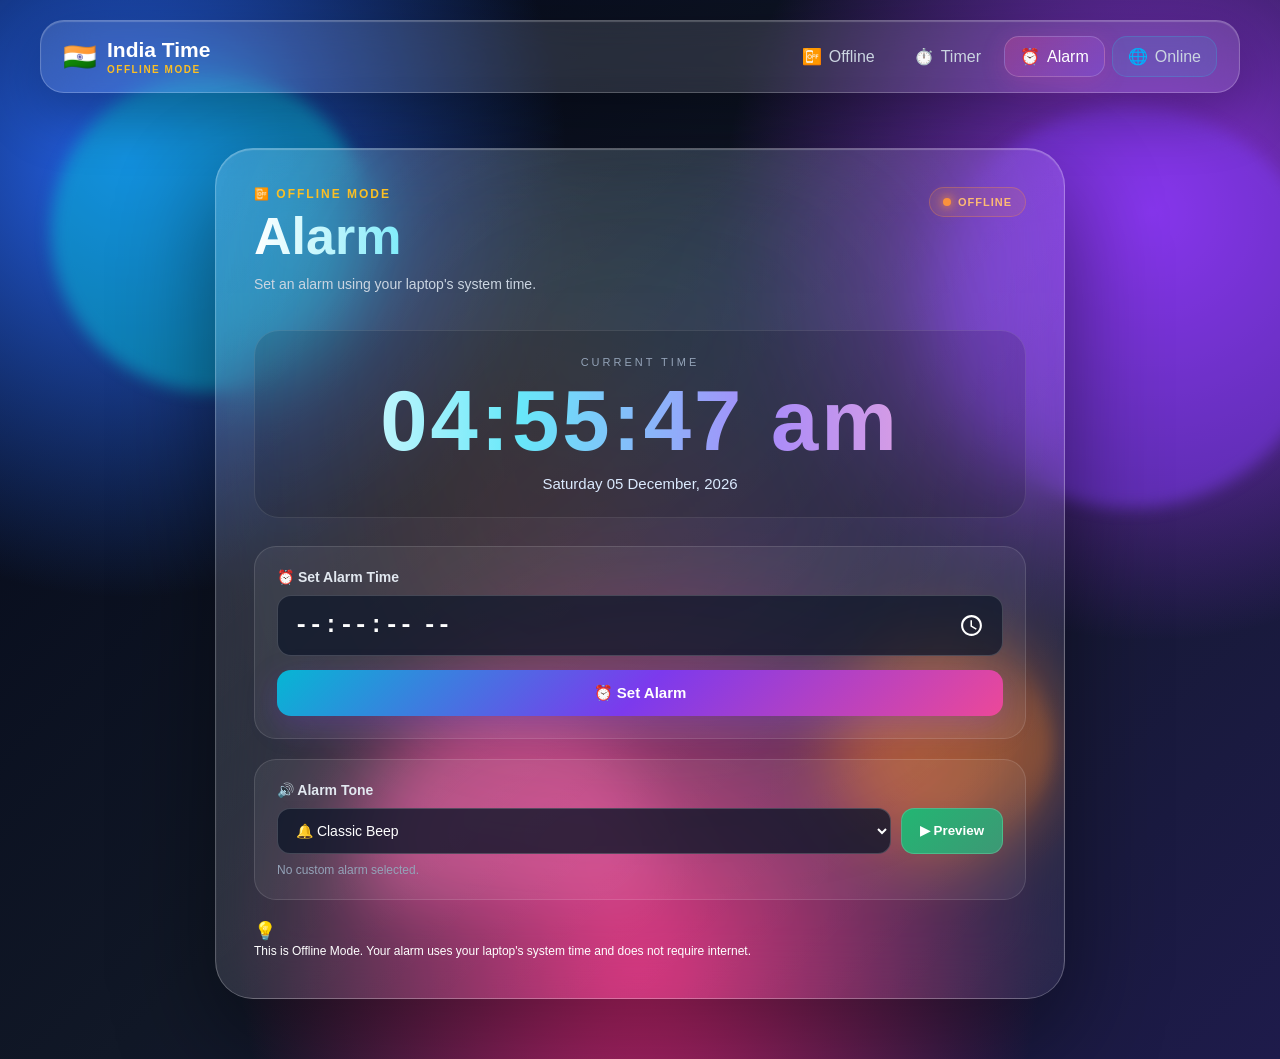
<file: india-time-app/offline/offline-alarm.html>
<!DOCTYPE html>
<html lang="en">

<head>

    <meta charset="UTF-8">

    <meta
        name="viewport"
        content="width=device-width, initial-scale=1.0"
    >

    <title>Offline Alarm • India Time</title>

    <link
        rel="stylesheet"
        href="../css/offline-alarm.css"
    >

</head>


<body>


    
     <!-- LIQUID BACKGROUND -->
    

    <div class="liquid-bg">

        <div class="blob blob-one"></div>

        <div class="blob blob-two"></div>

        <div class="blob blob-three"></div>

        <div class="blob blob-four"></div>

    </div>



    <!-- NAVIGATION -->

    <nav class="navbar">


       

        <div class="logo">

            <span class="india-icon">
                🇮🇳
            </span>

            <div class="logo-text">

                <span>
                    India Time
                </span>

                <small>
                    Offline Mode
                </small>

            </div>

        </div>



        <!-- NAV LINKS -->

        <div class="nav-links">


            <a
                href="../offline.html"
            >

                <span>
                    📴 
                </span>

                Offline

            </a>



            <a
                href="./offline-timer.html"
            >

                <span>
                    ⏱️
                </span>

                Timer

            </a>



            <a
                href="./offline-alarm.html"
                class="active"
            >

                <span>
                     ⏰
                </span>

                Alarm

            </a>



           

            <a
                href="../index.html"
                class="online-link"
            >

                <span>
                    🌐
                </span>

                Online

            </a>


        </div>

    </nav>



    
    <main class="container">


        <section class="alarm-card">


            <!-- CARD GLOW -->

            <div class="card-glow"></div>



           

            <div class="alarm-header">


                <div>

                    <p class="mode-label">
                        📴 OFFLINE MODE
                    </p>


                    <h1>
                        Alarm
                    </h1>


                    <p class="subtitle">
                        Set an alarm using your
                        laptop's system time.
                    </p>

                </div>



                <!-- STATUS -->

                <div class="offline-badge">

                    <span class="offline-dot"></span>

                    OFFLINE

                </div>


            </div>



             

            <div class="current-time-section">


                <p>
                    CURRENT TIME
                </p>


                <h2 id="current-time">
                    <HH:MM:SS>--:--:--</HH:MM:SS>
                </h2>


                <div id="current-date">
                    Loading date...
                </div>


            </div>



             

            <div class="alarm-setting">


                <label for="alarm-time">

                    ⏰ Set Alarm Time

                </label>


                <input
                    type="time"
                    id="alarm-time"
                    step="1"
                >


                <button
                    type="button"
                    id="set-alarm-btn"
                    class="primary-btn"
                >

                    ⏰ Set Alarm

                </button>


            </div>



            

            <div class="alarm-tone-section">


                <label for="alarm-tone">

                    🔊 Alarm Tone

                </label>


                <div class="tone-row">


                    <select id="alarm-tone">


                        <option
                            value="classic"
                            selected
                        >
                            🔔 Classic Beep 
                        </option>


                        <option value="emergency">
                            1. Emergency 
                        </option>


                        <option value="morning">
                            2. Morning 
                        </option>


                        <option value="energetic">
                           3. Energetic 
                        </option>


                        <option value="my-alarm">
                            ➕ ADD Tone
                        </option>


                    </select>



                     <button
                    type="button"
                    id="choose-mp3-btn"
                    class="choose-file-btn"
                    style="background-color: black"
                >
                     🔗 👉🏻 <input
                            type="file"
                            id="custom-tone"
                            accept=".mp3,audio/mpeg"
                        >

                    

                </button>



                    <button
                        type="button"
                        id="preview-tone-btn"
                        class="secondary-btn"
                        style="background-color: rgb(35, 172, 74)"
                    >

                        ▶ Preview

                    </button>


                </div>



                <!-- USER MP3 -->

                <input
                    type="file"
                    id="custom-tone"
                    accept=".mp3,audio/mpeg"
                    hidden
                >


               


                <p
                    id="selected-file"
                    class="selected-file"
                >
                    No custom alarm selected.
                </p>


            </div>



           

            <div
                id="active-alarm-section"
                class="active-alarm-section"
            >


                <div class="active-alarm-icon">
                    ⏰
                </div>


                <div class="active-alarm-info">


                    <span class="active-label">
                        ACTIVE ALARM
                    </span>


                    <strong id="active-alarm-time">
                        --:--:--
                    </strong>


                    <small id="alarm-countdown">
                        Waiting...
                    </small>


                </div>



                <button
                    type="button"
                    id="delete-alarm-btn"
                    class="delete-btn"
                >

                    🗑️ Delete

                </button>


            </div>



           
            <div
                id="alarm-message"
                class="alarm-message"
                hidden
            >

                <div class="alarm-ringing-icon">
                    🔔
                </div>


                <h2>
                    WAKE UP!
                </h2>


                <p>
                    Your alarm is ringing.
                </p>


                <button
                    type="button"
                    id="stop-alarm-btn"
                    class="stop-btn"
                >

                    🔕 Stop Alarm

                </button>

            </div>



            
            <div class="info-box">


                <span>
                    💡
                </span>


                <p>
                    This is Offline Mode.
                    Your alarm uses your
                    laptop's system time and
                    does not require internet.
                </p>


            </div>


        </section>

    </main>



   

    <script
        type="module"
        src="../js/offline/offline-alarm.js"
    ></script>


</body>

</html>
</file>
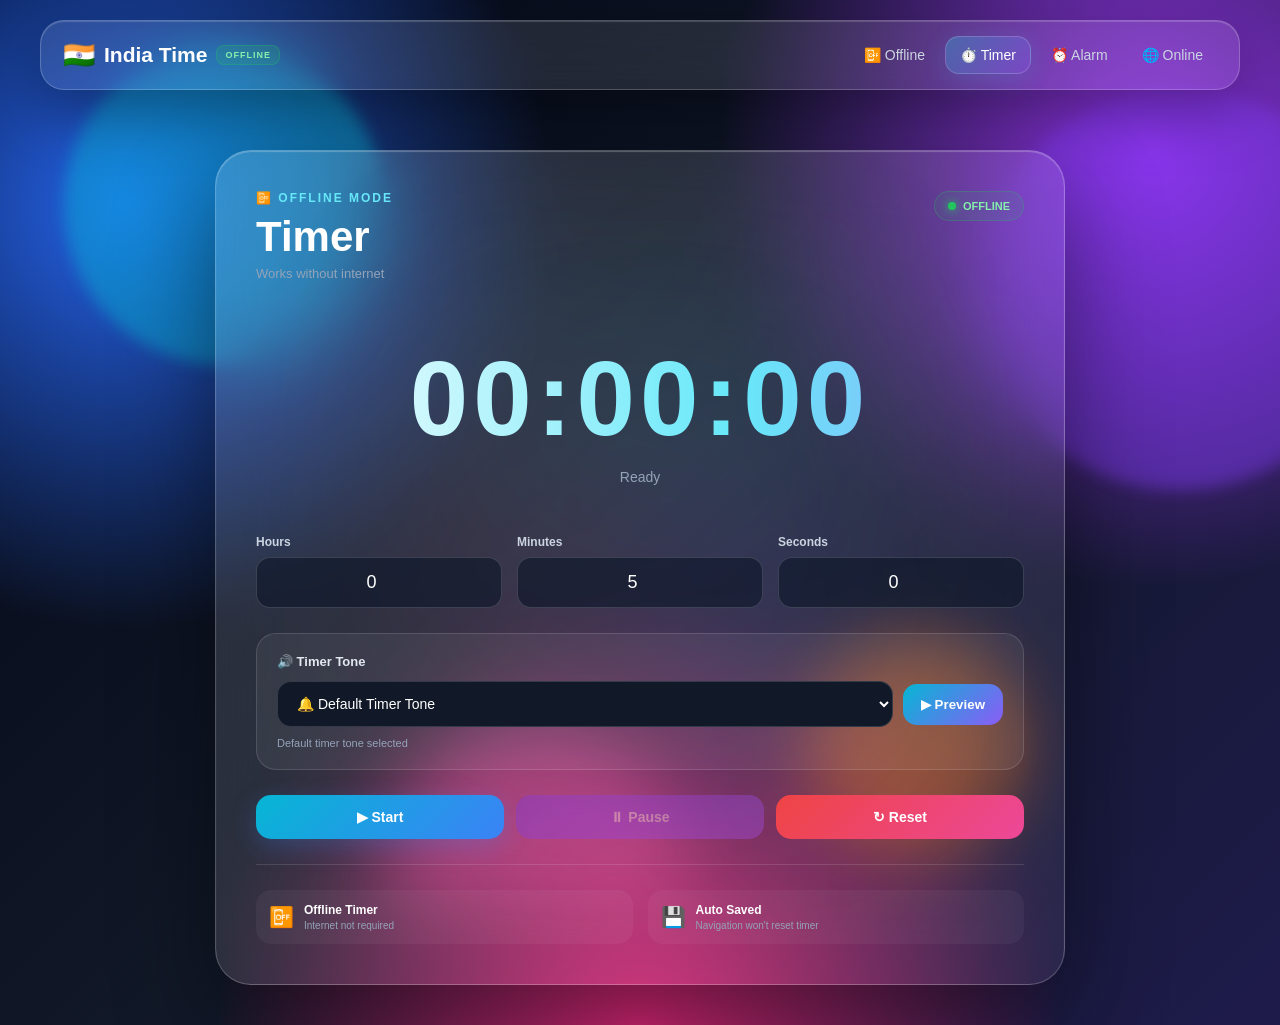
<file: india-time-app/offline/offline-timer.html>
<DOCTYPE html>
<html lang="en">

<head>

    <meta charset="UTF-8">

    <meta
        name="viewport"
        content="width=device-width, initial-scale=1.0"
    >

    <title>Offline Timer</title>

    <link
        rel="stylesheet"
        href="../css/offline-timer.css"
    >

</head>

<body>

    <div class="liquid-bg">
        <div class="blob blob-one"></div>
        <div class="blob blob-two"></div>
        <div class="blob blob-three"></div>
        <div class="blob blob-four"></div>
    </div>


    <nav class="navbar">

        <div class="logo">

            <span>🇮🇳</span>

            <span>India Time</span>

            <small>OFFLINE</small>

        </div>


        <div class="nav-links">

            <a href="../offline.html">
                 📴 Offline
            </a>

            <a
                href="./offline-timer.html"
                class="active"
            >
                ⏱️ Timer
            </a>

            <a href="./offline-alarm.html">
                ⏰ Alarm
            </a>

            <a href="../index.html">
                🌐 Online
            </a>

        </div>

    </nav>


    <main class="container">

        <section class="timer-card">

            <div class="card-glow"></div>


            <div class="card-header">

                <div>

                    <p class="eyebrow">
                        📴 OFFLINE MODE
                    </p>

                    <h1>
                        Timer
                    </h1>

                    <p class="subtitle">
                        Works without internet
                    </p>

                </div>


                <div class="offline-badge">

                    <span></span>

                    OFFLINE

                </div>

            </div>


            <div class="timer-display">

                <div id="timer-display">
                    00:00:00
                </div>

                <p id="timer-status">
                    Ready
                </p>

            </div>


            <div class="timer-inputs">

                <div class="input-group">

                    <label for="hours">
                        Hours
                    </label>

                    <input
                        type="number"
                        id="hours"
                        min="0"
                        max="99"
                        value="0"
                    >

                </div>


                <div class="input-group">

                    <label for="minutes">
                        Minutes
                    </label>

                    <input
                        type="number"
                        id="minutes"
                        min="0"
                        max="59"
                        value="5"
                    >

                </div>


                <div class="input-group">

                    <label for="seconds">
                        Seconds
                    </label>

                    <input
                        type="number"
                        id="seconds"
                        min="0"
                        max="59"
                        value="0"
                    >

                </div>

            </div>


           
            <div class="tone-section">

                <label for="timer-tone">
                    🔊 Timer Tone
                </label>


                <div class="tone-row">

                    <select id="timer-tone">

                        <option
                            value="default"
                            selected
                        >
                            🔔 Default Timer Tone
                        </option>

                        <option value="my-tone">
                            ➕ ADD Tone
                        </option>

                    </select>


                    <button
                        type="button"
                        id="preview-tone-btn"
                        class="preview-tone-btn"
                    >
                        ▶ Preview
                    </button>

                </div>


                <input
                    type="file"
                    id="custom-tone"
                    accept=".mp3,audio/mpeg"
                    hidden
                >


                <p
                    id="selected-tone"
                    class="selected-tone"
                >
                    Default timer tone selected
                </p>

            </div>


            <div class="timer-buttons">

                <button
                    id="start-btn"
                    class="btn primary"
                >
                    ▶ Start
                </button>


                <button
                    id="pause-btn"
                    class="btn secondary"
                    disabled
                >
                    ⏸ Pause
                </button>


                <button
                    id="reset-btn"
                    class="btn danger"
                >
                    ↻ Reset
                </button>

            </div>


            <div class="timer-info">

                <div class="info-item">

                    <span>📴</span>

                    <div>

                        <strong>
                            Offline Timer
                        </strong>

                        <small>
                            Internet not required
                        </small>

                    </div>

                </div>


                <div class="info-item">

                    <span>💾</span>

                    <div>

                        <strong>
                            Auto Saved
                        </strong>

                        <small>
                            Navigation won't reset timer
                        </small>

                    </div>

                </div>

            </div>

        </section>

    </main>


    <script
        type="module"
        src="../js/offline/offline-timer.js"
    ></script>

</body>

</html>
</file>
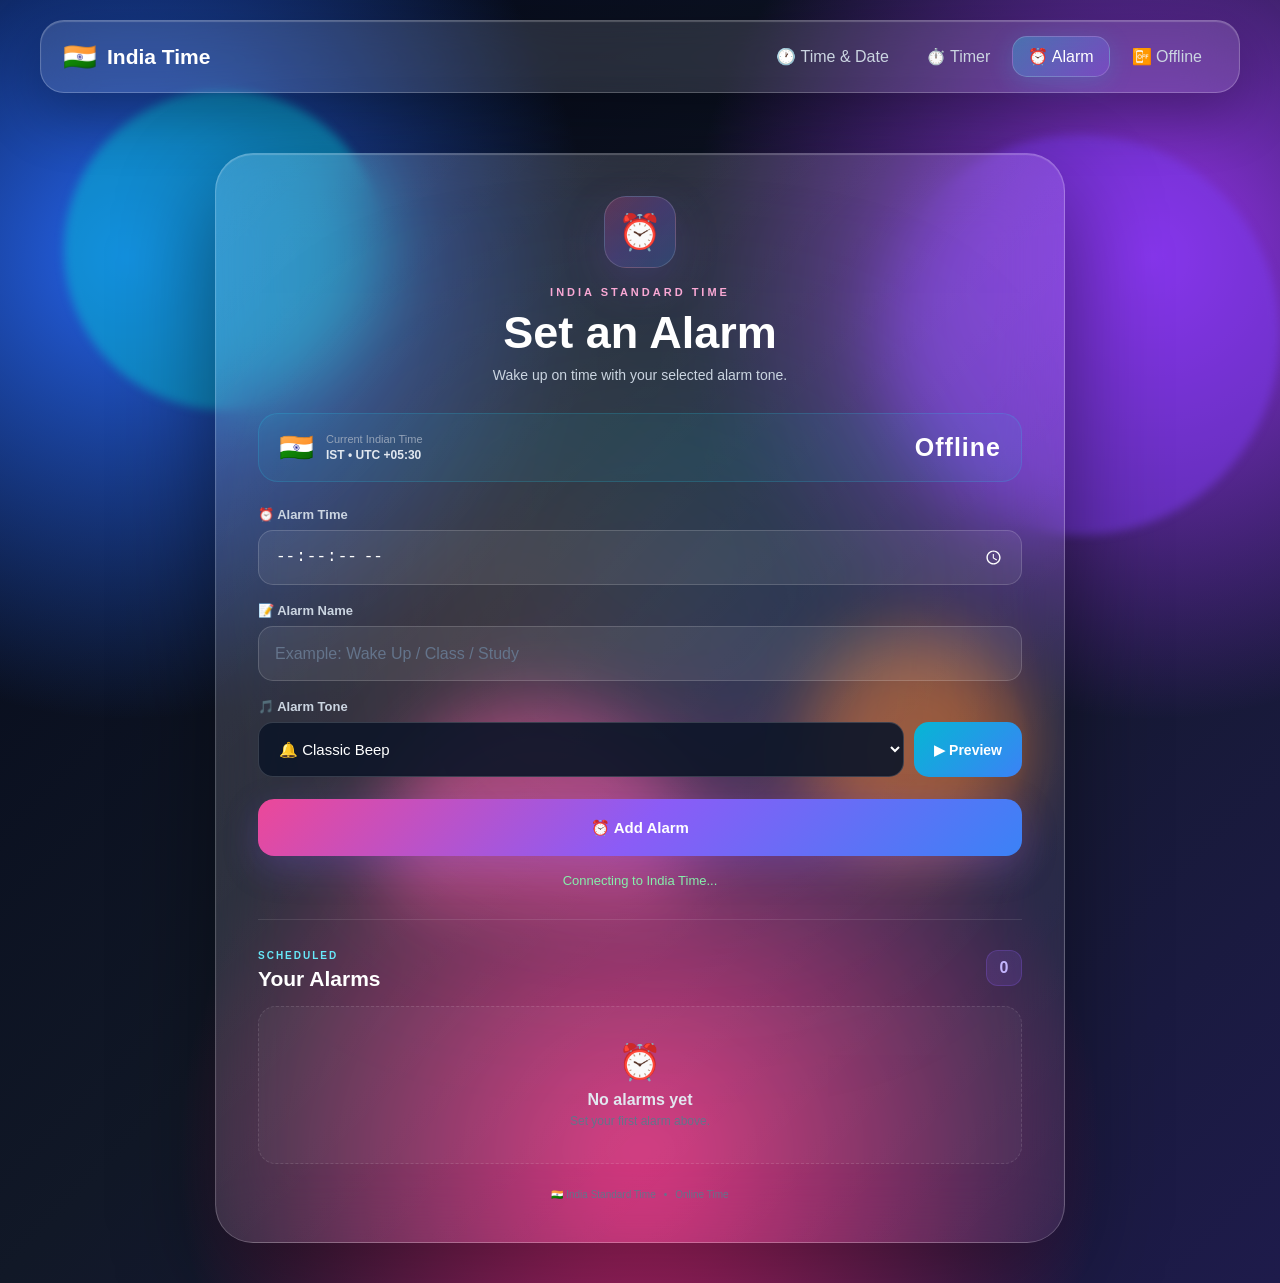
<file: india-time-app/pages/alarm.html>
<!DOCTYPE html>
<html lang="en">

<head>

    <meta charset="UTF-8">

    <meta
        name="viewport"
        content="width=device-width, initial-scale=1.0"
    >

    <title>Alarm • India Time</title>


    <!-- MAIN CSS -->

    <link
        rel="stylesheet"
        href="../css/style.css"
    >


    <!-- ALARM CSS -->

    <link
        rel="stylesheet"
        href="../css/alarm.css"
    >

</head>


<body>


   

    <div class="liquid-bg">

        <div class="blob blob-one"></div>

        <div class="blob blob-two"></div>

        <div class="blob blob-three"></div>

        <div class="blob blob-four"></div>

    </div>



   

    <nav class="navbar">

        <div class="logo">

            <span class="india-icon">
                🇮🇳
            </span>

            <span>
                India Time
            </span>

        </div>


        <div class="nav-links">

            <a href="../index.html">
                🕐 Time & Date
            </a>


            <a href="./timer.html">
                ⏱️ Timer
            </a>


            <a
                href="./alarm.html"
                class="active"
            >
                ⏰ Alarm
            </a>

            <a href="../offline.html">
                📴 Offline
            </a>

        </div>

    </nav>



    

    <main class="alarm-container">


        <section class="alarm-card">


            <!-- HEADER -->

            <div class="alarm-header">

                <div class="alarm-icon-large">
                    ⏰
                </div>

                <p class="alarm-label">
                    INDIA STANDARD TIME
                </p>

                <h1>
                    Set an Alarm
                </h1>

                <p class="alarm-description">
                    Wake up on time with your selected alarm tone.
                </p>

            </div>



            <!-- CURRENT IST -->

            <div class="current-online-time">

                <div class="ist-left">

                    <span class="ist-flag">
                        🇮🇳
                    </span>

                    <div>

                        <small>
                            Current Indian Time
                        </small>

                        <strong>
                            IST • UTC +05:30
                        </strong>

                    </div>

                </div>


                <div class="ist-clock">

                    <span id="current-ist">
                        --:--:--
                    </span>

                </div>

            </div>



            <!-- FORM -->

            <div class="alarm-form">


                <!-- TIME -->

                <div class="alarm-input-section">

                    <label for="alarm-time">
                        ⏰ Alarm Time
                    </label>


                    <input
                        type="time"
                        id="alarm-time"
                        step="1"
                    >

                </div>



                <!-- NAME -->

                <div class="alarm-input-section">

                    <label for="alarm-name">
                        📝 Alarm Name
                    </label>


                    <input
                        type="text"
                        id="alarm-name"
                        placeholder="Example: Wake Up / Class / Study"
                        maxlength="40"
                    >

                </div>



                <!-- TONE -->

                <div class="alarm-input-section">

                    <label for="alarm-tone">
                        🎵 Alarm Tone
                    </label>


                    <div class="tone-row">


                        <select
                            id="alarm-tone"
                        >

                            <option
                                value="classic"
                                selected
                            >
                                🔔 Classic Beep
                            </option>


                            <option value="emergency">
                                1. Emergency
                            </option>


                            <option value="morning">
                                2. Morning
                            </option>


                            <option value="energetic">
                                3. Energetic
                            </option>


                            <option value="student">
                                4. Student Wake Up
                            </option>


                            <option value="school">
                                5. School Bell
                            </option>


                            <option value="digital">
                                6. Digital Alert
                            </option>


                            <option value="extreme">
                                7. Extreme Wake Up
                            </option>


                            <option value="my-alarm">
                                ➕ ADD Tone
                            </option>

                        </select>



                        <button
                            type="button"
                            id="preview-tone-btn"
                            class="preview-tone-btn"
                        >
                            ▶ Preview
                        </button>

                    </div>



                    <!-- CUSTOM MP3 -->

                    <div
                        id="custom-tone-wrapper"
                        class="custom-tone-wrapper hidden"
                        style="background-color: rgb(36, 29, 35)"
                    >

                        <div class="custom-tone-title">
                            🔗 👇🏻 MP3
                        </div>


                        


                        <input
                            type="file"
                            id="custom-tone"
                            accept=".mp3,audio/mpeg"
                        >

                    </div>

                </div>



                <!-- ADD -->

                <button
                    type="button"
                    id="add-alarm-btn"
                    class="add-alarm-btn"
                >

                    <span>
                        ⏰
                    </span>

                    Add Alarm

                </button>



                <!-- STATUS -->

                <p
                    id="alarm-status"
                    class="alarm-status"
                >
                    Connecting to India Time...
                </p>


            </div>



            
            <div class="alarm-list-section">


                <div class="alarm-list-header">

                    <div>

                        <span class="list-small">
                            SCHEDULED
                        </span>

                        <h2>
                            Your Alarms
                        </h2>

                    </div>


                    <span
                        id="alarm-count"
                        class="alarm-count"
                    >
                        0
                    </span>

                </div>



                <div
                    id="alarm-list"
                    class="alarm-list"
                >

                    <div class="empty-alarm">

                        <div class="empty-icon">
                            ⏰
                        </div>

                        <h3>
                            No alarms yet
                        </h3>

                        <p>
                            Set your first alarm above.
                        </p>

                    </div>

                </div>


            </div>



            <!-- STOP -->

            <button
                type="button"
                id="stop-alarm-btn"
                class="stop-alarm-btn"
                hidden
            >
                🔇 Stop Alarm
            </button>



            <!-- FOOTER -->

            <div class="alarm-footer">

                <span>
                    🇮🇳 India Standard Time
                </span>

                <span>
                    •
                </span>

                <span>
                    Online Time
                </span>

            </div>


        </section>

    </main>



   

    <script
        type="module"
        src="../js/alarm/alarm.js"
    ></script>


    <script type="module">

        import {
            startGlobalOnlineAlarm,
            unlockAlarmAudio
        }
        from "../js/alarm/alarm.js";


        /*
           Start global engine.
        */

        startGlobalOnlineAlarm();


        /*
           Unlock browser audio.
        */

        document.addEventListener(
            "click",
            () => {

                unlockAlarmAudio();

            },
            {
                once: true
            }
        );

    </script>


</body>

</html>
</file>
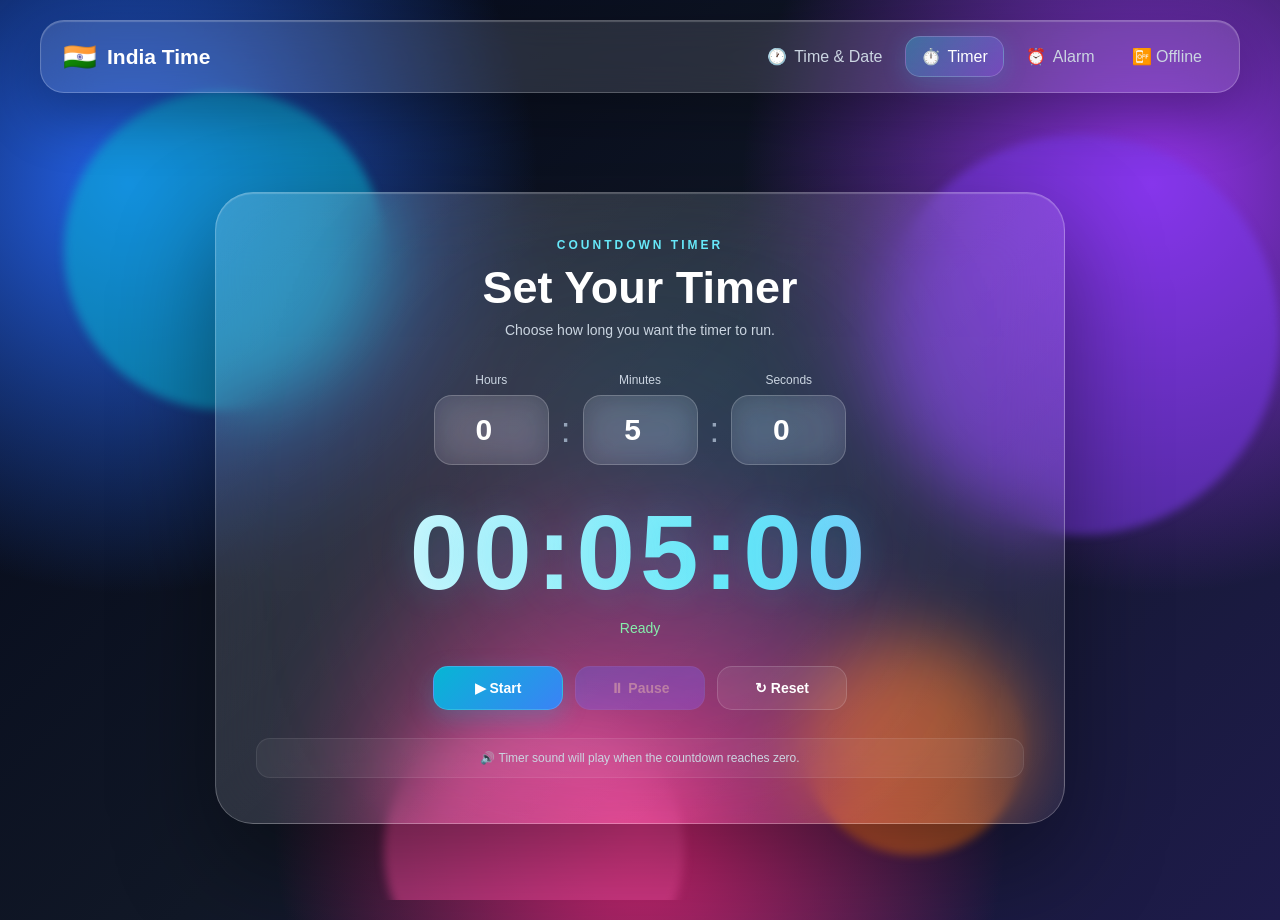
<file: india-time-app/pages/timer.html>
<!DOCTYPE html>
<html lang="en">

<head>
    <meta charset="UTF-8">
    <meta name="viewport" content="width=device-width, initial-scale=1.0">

    <title>Timer • India Time</title>

    <link rel="stylesheet" href="../css/style.css">
    <link rel="stylesheet" href="../css/timer.css">
</head>

<body>

    <!-- Liquid Background -->
    <div class="liquid-bg">
        <div class="blob blob-one"></div>
        <div class="blob blob-two"></div>
        <div class="blob blob-three"></div>
        <div class="blob blob-four"></div>
    </div>

    <!-- Navigation -->
    <nav class="navbar">

        <div class="logo">
            <span class="india-icon">🇮🇳</span>
            <span>India Time</span>
        </div>

        <div class="nav-links">

            <a href="../index.html">
                <span>🕐</span>
                Time & Date
            </a>

            <a href="./timer.html" class="active">
                <span>⏱️</span>
                Timer
            </a>

            <a href="./alarm.html">
                <span>⏰</span>
                Alarm
            </a>

            <a href="../offline.html">
                📴 Offline
            </a>

            

        </div>

    </nav>

    <!-- Timer -->
    <main class="timer-container">

        <section class="timer-card">

            <div class="timer-header">
                <p class="timer-label">COUNTDOWN TIMER</p>

                <h1>Set Your Timer</h1>

                <p class="timer-description">
                    Choose how long you want the timer to run.
                </p>
            </div>

            <!-- Time Inputs -->
            <div class="time-inputs">

                <div class="input-group">
                    <label for="hours">Hours</label>

                    <input
                        type="number"
                        id="hours"
                        min="0"
                        max="99"
                        value="0"
                        inputmode="numeric"
                    >
                </div>

                <span class="input-separator">:</span>

                <div class="input-group">
                    <label for="minutes">Minutes</label>

                    <input
                        type="number"
                        id="minutes"
                        min="0"
                        max="59"
                        value="5"
                        inputmode="numeric"
                    >
                </div>

                <span class="input-separator">:</span>

                <div class="input-group">
                    <label for="seconds">Seconds</label>

                    <input
                        type="number"
                        id="seconds"
                        min="0"
                        max="59"
                        value="0"
                        inputmode="numeric"
                    >
                </div>

            </div>

            <!-- Countdown Display -->
            <div
                id="timer-display"
                class="timer-display"
                aria-live="polite"
            >
                00:05:00
            </div>

            <!-- Status -->
            <p
                id="timer-status"
                class="timer-status"
                aria-live="polite"
            >
                Ready
            </p>

            <!-- Controls -->
            <div class="timer-controls">

                <button
                    type="button"
                    id="start-btn"
                    class="primary-btn"
                >
                    ▶ Start
                </button>

                <button
                    type="button"
                    id="pause-btn"
                    class="secondary-btn"
                    disabled
                >
                    ⏸ Pause
                </button>

                <button
                    type="button"
                    id="reset-btn"
                    class="reset-btn"
                >
                    ↻ Reset
                </button>

            </div>

            <!-- Sound Status -->
            <div class="sound-info">
                🔊 Timer sound will play when the countdown reaches zero.
            </div>

        </section>

    </main>

    <script type="module" src="../js/timer/timer.js"></script>

</body>

</html>
</file>
<file: india-time-app/css/offline-alarm.css>
* {
    margin: 0;
    padding: 0;
    box-sizing: border-box;
}




:root {

    --white: #ffffff;
    --muted: #cbd5e1;

    --cyan: #22d3ee;
    --blue: #3b82f6;
    --purple: #8b5cf6;
    --pink: #ec4899;
    --orange: #fb923c;

    --green: #22c55e;
    --red: #ef4444;

}



body {

    min-height: 100vh;

    font-family:
        Arial,
        Helvetica,
        sans-serif;

    color:
        var(--white);

    overflow-x:
        hidden;


    background:

        radial-gradient(
            circle at 10% 15%,
            #2563eb 0%,
            transparent 30%
        ),

        radial-gradient(
            circle at 90% 20%,
            #9333ea 0%,
            transparent 30%
        ),

        radial-gradient(
            circle at 50% 90%,
            #db2777 0%,
            transparent 35%
        ),

        linear-gradient(
            135deg,
            #020617,
            #111827,
            #1e1b4b
        );

}



.liquid-bg {

    position: fixed;

    inset: 0;

    overflow: hidden;

    pointer-events: none;

    z-index: -1;

}


.blob {

    position: absolute;

    border-radius: 50%;

    filter: blur(8px);

    opacity: 0.55;

    animation:
        liquidMove
        12s
        infinite
        alternate
        ease-in-out;

}


.blob-one {

    width: 320px;
    height: 320px;

    background: #06b6d4;

    top: 8%;
    left: 4%;

}


.blob-two {

    width: 400px;
    height: 400px;

    background: #7c3aed;

    right: -50px;
    top: 12%;

    animation-delay: -3s;

}


.blob-three {

    width: 300px;
    height: 300px;

    background: #ec4899;

    left: 28%;
    bottom: -100px;

    animation-delay: -6s;

}


.blob-four {

    width: 220px;
    height: 220px;

    background: #f97316;

    right: 18%;
    bottom: 5%;

    animation-delay: -9s;

}


@keyframes liquidMove {

    0% {

        transform:
            translate(0, 0)
            scale(1);

    }

    50% {

        transform:
            translate(70px, -45px)
            scale(1.15);

    }

    100% {

        transform:
            translate(-50px, 60px)
            scale(0.9);

    }

}



.navbar {

    width:
        calc(100% - 40px);

    max-width:
        1200px;

    margin:
        20px auto;

    padding:
        15px 22px;


    display:
        flex;

    align-items:
        center;

    justify-content:
        space-between;


    background:
        rgba(255, 255, 255, 0.12);


    border:
        1px solid
        rgba(255, 255, 255, 0.22);


    border-radius:
        24px;


    backdrop-filter:
        blur(25px);

    -webkit-backdrop-filter:
        blur(25px);


    box-shadow:

        0 20px 60px
        rgba(0, 0, 0, 0.3),

        inset 0 1px 1px
        rgba(255, 255, 255, 0.2);

}



.logo {

    display:
        flex;

    align-items:
        center;

    gap:
        10px;

    font-size:
        21px;

    font-weight:
        700;

}


.india-icon {

    font-size:
        27px;

}


.logo-text {

    display:
        flex;

    flex-direction:
        column;

    gap:
        2px;

}


.logo-text small {

    color:
        #fbbf24;

    font-size:
        10px;

    letter-spacing:
        1.5px;

    text-transform:
        uppercase;

}




.nav-links {

    display:
        flex;

    gap:
        7px;

    flex-wrap:
        wrap;

    justify-content:
        flex-end;

}


.nav-links a {

    display:
        flex;

    align-items:
        center;

    gap:
        7px;


    padding:
        10px 15px;


    border-radius:
        15px;


    text-decoration:
        none;


    color:
        #cbd5e1;


    border:
        1px solid
        transparent;


    transition:
        all 0.25s ease;

}


.nav-links a:hover {

    color:
        white;


    background:

        linear-gradient(
            135deg,
            rgba(34, 211, 238, 0.25),
            rgba(139, 92, 246, 0.25)
        );


    transform:
        translateY(-2px);

}


.nav-links a.active {

    color:
        white;


    background:

        linear-gradient(
            135deg,
            rgba(236, 72, 153, 0.30),
            rgba(139, 92, 246, 0.30)
        );


    border:
        1px solid
        rgba(255, 255, 255, 0.18);


    box-shadow:

        0 5px 25px
        rgba(236, 72, 153, 0.18);

}


/* Online */

.nav-links a.online-link {

    background:
        rgba(34, 211, 238, 0.10);

    border:
        1px solid
        rgba(34, 211, 238, 0.20);

}


.nav-links a.online-link:hover {

    background:
        rgba(34, 211, 238, 0.25);

    box-shadow:
        0 5px 25px
        rgba(34, 211, 238, 0.15);

}



.container {

    min-height:
        calc(100vh - 105px);


    display:
        flex;

    justify-content:
        center;

    align-items:
        center;


    padding:
        35px 20px 60px;

}




.alarm-card {

    position:
        relative;


    width:
        min(850px, 100%);


    padding:
        38px;


    border-radius:
        38px;


    background:

        linear-gradient(
            135deg,
            rgba(255, 255, 255, 0.16),
            rgba(255, 255, 255, 0.06)
        );


    border:
        1px solid
        rgba(255, 255, 255, 0.25);


    backdrop-filter:
        blur(35px);

    -webkit-backdrop-filter:
        blur(35px);


    box-shadow:

        0 40px 100px
        rgba(0, 0, 0, 0.45),

        inset 0 1px 1px
        rgba(255, 255, 255, 0.25);


    overflow:
        hidden;

}




.card-glow {

    position:
        absolute;


    width:
        500px;

    height:
        500px;


    left:
        50%;

    top:
        35%;


    transform:
        translate(-50%, -50%);


    background:

        conic-gradient(
            #22d3ee,
            #8b5cf6,
            #ec4899,
            #f97316,
            #22d3ee
        );


    filter:
        blur(110px);


    opacity:
        0.16;


    pointer-events:
        none;

}




.alarm-header {

    position:
        relative;


    display:
        flex;

    align-items:
        flex-start;

    justify-content:
        space-between;


    gap:
        20px;


    margin-bottom:
        35px;

}


.mode-label {

    color:
        #fbbf24;


    font-size:
        12px;


    font-weight:
        700;


    letter-spacing:
        2px;


    margin-bottom:
        8px;

}


.alarm-header h1 {

    font-size:
        clamp(34px, 6vw, 52px);


    line-height:
        1.05;


    background:

        linear-gradient(
            90deg,
            #ffffff,
            #67e8f9,
            #c4b5fd,
            #f9a8d4,
            #ffffff
        );


    background-size:
        250%;


    -webkit-background-clip:
        text;

    background-clip:
        text;


    color:
        transparent;


    animation:
        titleFlow
        5s
        linear
        infinite;

}


@keyframes titleFlow {

    to {

        background-position:
            250%;

    }

}


.subtitle {

    margin-top:
        10px;


    color:
        #cbd5e1;


    font-size:
        14px;


    line-height:
        1.5;

}




.offline-badge {

    display:
        flex;

    align-items:
        center;

    gap:
        7px;


    padding:
        8px 13px;


    border-radius:
        999px;


    background:
        rgba(251, 146, 60, 0.12);


    border:
        1px solid
        rgba(251, 146, 60, 0.30);


    color:
        #fdba74;


    font-size:
        11px;


    font-weight:
        700;


    letter-spacing:
        1px;

}


.offline-dot {

    width:
        8px;

    height:
        8px;


    border-radius:
        50%;


    background:
        #fb923c;


    box-shadow:

        0 0 8px
        #fb923c,

        0 0 18px
        #fb923c;


    animation:
        offlinePulse
        1.5s
        infinite;

}


@keyframes offlinePulse {

    50% {

        opacity:
            0.35;

        transform:
            scale(0.7);

    }

}



.current-time-section {

    position:
        relative;


    text-align:
        center;


    padding:
        25px 20px;


    border-radius:
        25px;


    background:
        rgba(0, 0, 0, 0.12);


    border:
        1px solid
        rgba(255, 255, 255, 0.10);


    margin-bottom:
        28px;

}


.current-time-section p {

    color:
        #94a3b8;


    font-size:
        11px;


    letter-spacing:
        3px;


    margin-bottom:
        10px;

}


#current-time {

    font-size:
        clamp(45px, 10vw, 85px);


    line-height:
        1;


    letter-spacing:
        3px;


    font-weight:
        800;


    background:

        linear-gradient(
            90deg,
            #ffffff,
            #67e8f9,
            #a78bfa,
            #f9a8d4
        );


    -webkit-background-clip:
        text;

    background-clip:
        text;


    color:
        transparent;

}


#current-date {

    margin-top:
        12px;


    color:
        #dbeafe;


    font-size:
        15px;

}




.alarm-setting {

    position:
        relative;


    padding:
        22px;


    border-radius:
        22px;


    background:
        rgba(255, 255, 255, 0.06);


    border:
        1px solid
        rgba(255, 255, 255, 0.12);


    margin-bottom:
        20px;

}


.alarm-setting label {

    display:
        block;


    color:
        #e2e8f0;


    font-size:
        14px;


    font-weight:
        600;


    margin-bottom:
        10px;

}


#alarm-time {

    width:
        100%;


    padding:
        14px 15px;


    border:
        1px solid
        rgba(255, 255, 255, 0.18);


    border-radius:
        14px;


    background:
        rgba(15, 23, 42, 0.75);


    color:
        white;


    font-size:
        24px;


    font-weight:
        700;


    outline:
        none;


    margin-bottom:
        14px;


    color-scheme:
        dark;


    transition:
        0.25s ease;

}


#alarm-time:focus {

    border-color:
        rgba(34, 211, 238, 0.65);


    box-shadow:
        0 0 25px
        rgba(34, 211, 238, 0.12);

}




.primary-btn,
.secondary-btn,
.choose-file-btn,
.delete-btn,
.stop-btn {

    border:
        none;


    cursor:
        pointer;


    font-family:
        inherit;


    transition:
        all 0.25s ease;

}


.primary-btn {

    width:
        100%;


    padding:
        14px 18px;


    border-radius:
        14px;


    color:
        white;


    font-size:
        15px;


    font-weight:
        700;


    background:

        linear-gradient(
            135deg,
            #06b6d4,
            #7c3aed,
            #ec4899
        );


    box-shadow:

        0 10px 30px
        rgba(124, 58, 237, 0.25);

}


.primary-btn:hover {

    transform:
        translateY(-2px);


    box-shadow:

        0 15px 35px
        rgba(124, 58, 237, 0.35);

}


.primary-btn:active {

    transform:
        translateY(0);

}




.alarm-tone-section {

    position:
        relative;


    padding:
        22px;


    border-radius:
        22px;


    background:
        rgba(255, 255, 255, 0.06);


    border:
        1px solid
        rgba(255, 255, 255, 0.12);


    margin-bottom:
        20px;

}


.alarm-tone-section > label {

    display:
        block;


    color:
        #e2e8f0;


    font-size:
        14px;


    font-weight:
        600;


    margin-bottom:
        10px;

}


.tone-row {

    display:
        flex;


    gap:
        10px;

}


#alarm-tone {

    flex:
        1;


    min-width:
        0;


    padding:
        13px 14px;


    border:
        1px solid
        rgba(255, 255, 255, 0.18);


    border-radius:
        13px;


    background:
        rgba(15, 23, 42, 0.8);


    color:
        white;


    font-size:
        14px;


    outline:
        none;


    color-scheme:
        dark;

}


.secondary-btn {

    padding:
        13px 18px;


    border-radius:
        13px;


    color:
        white;


    background:

        linear-gradient(
            135deg,
            rgba(34, 211, 238, 0.25),
            rgba(139, 92, 246, 0.25)
        );


    border:
        1px solid
        rgba(255, 255, 255, 0.16);


    font-weight:
        600;

}


.secondary-btn:hover {

    transform:
        translateY(-2px);


    background:

        linear-gradient(
            135deg,
            rgba(34, 211, 238, 0.35),
            rgba(139, 92, 246, 0.35)
        );

}




.choose-file-btn {

    width:
        100%;


    margin-top:
        12px;


    padding:
        12px;


    border-radius:
        13px;


    background:
        rgba(236, 72, 153, 0.12);


    border:
        1px solid
        rgba(236, 72, 153, 0.22);


    color:
        #f9a8d4;


    font-size:
        13px;


    font-weight:
        600;

}


.choose-file-btn:hover {

    background:
        rgba(236, 72, 153, 0.22);


    transform:
        translateY(-1px);

}


.selected-file {

    margin-top:
        9px;


    color:
        #94a3b8;


    font-size:
        12px;


    word-break:
        break-word;

}



.active-alarm-section {

    position:
        relative;


    display:
        flex;


    align-items:
        center;


    gap:
        15px;


    padding:
        20px;


    border-radius:
        22px;


    background:

        linear-gradient(
            135deg,
            rgba(34, 197, 94, 0.10),
            rgba(34, 211, 238, 0.08)
        );


    border:
        1px solid
        rgba(34, 197, 94, 0.20);


    margin-bottom:
        20px;

}


.active-alarm-icon {

    width:
        52px;

    height:
        52px;


    display:
        flex;

    align-items:
        center;

    justify-content:
        center;


    border-radius:
        16px;


    background:
        rgba(34, 197, 94, 0.14);


    font-size:
        25px;


    animation:
        alarmIconPulse
        2s
        infinite;

}


@keyframes alarmIconPulse {

    50% {

        transform:
            scale(1.08);

    }

}


.active-alarm-info {

    flex:
        1;

}


.active-label {

    display:
        block;


    color:
        #86efac;


    font-size:
        10px;


    font-weight:
        700;


    letter-spacing:
        2px;

}


#active-alarm-time {

    display:
        block;


    margin-top:
        3px;


    font-size:
        25px;


    color:
        white;

}


#alarm-countdown {

    display:
        block;


    margin-top:
        3px;


    color:
        #94a3b8;


    font-size:
        12px;

}




.delete-btn {

    padding:
        10px 14px;


    border-radius:
        11px;


    background:
        rgba(239, 68, 68, 0.12);


    border:
        1px solid
        rgba(239, 68, 68, 0.25);


    color:
        #fca5a5;


    font-size:
        12px;


    font-weight:
        600;

}


.delete-btn:hover {

    background:
        rgba(239, 68, 68, 0.22);


    transform:
        translateY(-1px);

}




.alarm-message {

    position:
        relative;


    text-align:
        center;


    padding:
        30px 20px;


    margin-bottom:
        20px;


    border-radius:
        25px;


    background:

        linear-gradient(
            135deg,
            rgba(239, 68, 68, 0.20),
            rgba(236, 72, 153, 0.16),
            rgba(124, 58, 237, 0.16)
        );


    border:
        1px solid
        rgba(248, 113, 113, 0.35);


    animation:
        alarmFlash
        1s
        infinite
        alternate;

}


@keyframes alarmFlash {

    from {

        box-shadow:
            0 0 10px
            rgba(239, 68, 68, 0.10);

    }

    to {

        box-shadow:
            0 0 45px
            rgba(239, 68, 68, 0.30);

    }

}


.alarm-ringing-icon {

    font-size:
        45px;


    animation:
        ringing
        0.35s
        infinite
        alternate;

}


@keyframes ringing {

    from {

        transform:
            rotate(-12deg);

    }

    to {

        transform:
            rotate(12deg);

    }

}


.alarm-message h2 {

    margin-top:
        8px;


    font-size:
        30px;


    color:
        #fecaca;

}


.alarm-message p {

    margin-top:
        5px;


    color:
        #cbd5e1;

}




.stop-btn {

    margin-top:
        18px;


    padding:
        13px 25px;


    border-radius:
        13px;


    background:
        linear-gradient(
            135deg,
            #ef4444,
            #ec4899
        );


    color:
        white;


    font-size:
        14px;


    font-weight:
        700;


    box-shadow:
        0 10px 30px
        rgba(239, 68, 68, 0.25);

}


.stop-btn:hover {

    transform:
        translateY(-2px);


    box-shadow:
        0 15px 35px
        rgba(239, 68, 68, 0.35);

}


 */

.info-box {

    position:
        relative;


    display:
        flex;


    align-items:
        flex-start;


    gap:
        10px;


    padding:
        15px 17px;


    border-radius:
        17px;


    background:
        rgba(34, 211, 238, 0.07);


    border:
        1px solid
        rgba(34, 211, 238, 0.14);


    color:
        #cbd5e1;

}


.info-box > span {

    font-size:
        18px;

}


.info-box p {

    font-size:
        12px;


    line-height:
        1.55;

}



[hidden] {

    display:
        none !important;

}




button:focus-visible,
a:focus-visible,
input:focus-visible,
select:focus-visible {

    outline:
        2px solid
        #67e8f9;


    outline-offset:
        3px;

}




@media (max-width: 700px) {

    .navbar {

        width:
            calc(100% - 20px);

        margin:
            10px auto;

        padding:
            13px 15px;


        flex-direction:
            column;


        gap:
            14px;

    }


    .nav-links {

        width:
            100%;


        justify-content:
            center;

    }


    .nav-links a {

        padding:
            9px 11px;


        font-size:
            12px;

    }


    .container {

        padding:
            20px 10px 40px;

    }


    .alarm-card {

        padding:
            25px 17px;


        border-radius:
            30px;

    }


    .alarm-header {

        flex-direction:
            column;

        gap:
            15px;

    }


    .offline-badge {

        align-self:
            flex-start;

    }


    .tone-row {

        flex-direction:
            column;

    }


    .secondary-btn {

        width:
            100%;

    }


    .active-alarm-section {

        flex-wrap:
            wrap;

    }


    .delete-btn {

        width:
            100%;

    }

}



@media (max-width: 400px) {

    .logo {

        font-size:
            18px;

    }


    .nav-links a {

        padding:
            8px 9px;

        font-size:
            11px;

    }


    .alarm-card {

        padding:
            22px 14px;

    }


    #current-time {

        font-size:
            42px;

        letter-spacing:
            1px;

    }


    #alarm-time {

        font-size:
            20px;

    }

}
</file>
<file: india-time-app/css/offline-timer.css>
* {
    margin: 0;
    padding: 0;
    box-sizing: border-box;
}

:root {
    --cyan: #22d3ee;
    --blue: #3b82f6;
    --purple: #8b5cf6;
    --pink: #ec4899;
    --green: #22c55e;
    --red: #ef4444;
    --white: #ffffff;
}

body {
    min-height: 100vh;
    font-family: Arial, Helvetica, sans-serif;
    color: white;
    overflow-x: hidden;

    background:
        radial-gradient(
            circle at 10% 20%,
            #2563eb 0%,
            transparent 30%
        ),
        radial-gradient(
            circle at 90% 15%,
            #9333ea 0%,
            transparent 30%
        ),
        radial-gradient(
            circle at 50% 100%,
            #db2777 0%,
            transparent 35%
        ),
        linear-gradient(
            135deg,
            #020617,
            #111827,
            #1e1b4b
        );
}




.liquid-bg {
    position: fixed;
    inset: 0;
    overflow: hidden;
    pointer-events: none;
    z-index: -1;
}

.blob {
    position: absolute;
    border-radius: 50%;
    filter: blur(8px);
    opacity: 0.45;
    animation: liquidMove 12s infinite alternate ease-in-out;
}

.blob-one {
    width: 320px;
    height: 320px;
    background: #06b6d4;
    top: 5%;
    left: 5%;
}

.blob-two {
    width: 400px;
    height: 400px;
    background: #7c3aed;
    right: -100px;
    top: 10%;
    animation-delay: -3s;
}

.blob-three {
    width: 300px;
    height: 300px;
    background: #ec4899;
    left: 30%;
    bottom: -120px;
    animation-delay: -6s;
}

.blob-four {
    width: 220px;
    height: 220px;
    background: #f97316;
    right: 20%;
    bottom: 5%;
    animation-delay: -9s;
}

@keyframes liquidMove {

    0% {
        transform: translate(0, 0) scale(1);
    }

    50% {
        transform: translate(70px, -40px) scale(1.15);
    }

    100% {
        transform: translate(-40px, 60px) scale(0.9);
    }
}



.navbar {
    width: calc(100% - 40px);
    max-width: 1200px;

    margin: 20px auto;
    padding: 15px 22px;

    display: flex;
    align-items: center;
    justify-content: space-between;

    background:
        rgba(255, 255, 255, 0.10);

    border:
        1px solid
        rgba(255, 255, 255, 0.20);

    border-radius: 24px;

    backdrop-filter: blur(25px);
    -webkit-backdrop-filter: blur(25px);

    box-shadow:
        0 20px 60px rgba(0, 0, 0, 0.35),
        inset 0 1px 1px
        rgba(255, 255, 255, 0.18);
}

.logo {
    display: flex;
    align-items: center;
    gap: 9px;

    font-size: 21px;
    font-weight: 700;
}

.logo > span:first-child {
    font-size: 26px;
}

.logo small {
    padding: 4px 8px;

    border-radius: 8px;

    background:
        rgba(34, 197, 94, 0.15);

    border:
        1px solid
        rgba(34, 197, 94, 0.3);

    color: #86efac;

    font-size: 9px;

    letter-spacing: 1px;
}


.nav-links {
    display: flex;
    gap: 6px;

    flex-wrap: wrap;
}

.nav-links a {
    display: flex;
    align-items: center;
    gap: 6px;

    padding: 10px 14px;

    border-radius: 14px;

    text-decoration: none;

    color: #cbd5e1;

    font-size: 14px;

    transition: all 0.25s ease;
}

.nav-links a:hover {
    color: white;

    background:
        rgba(255, 255, 255, 0.10);

    transform:
        translateY(-2px);
}

.nav-links a.active {
    color: white;

    background:
        linear-gradient(
            135deg,
            rgba(34, 211, 238, 0.30),
            rgba(139, 92, 246, 0.30)
        );

    border:
        1px solid
        rgba(255, 255, 255, 0.18);

    box-shadow:
        0 5px 25px
        rgba(34, 211, 238, 0.15);
}




.container {
    min-height:
        calc(100vh - 110px);

    display: flex;

    justify-content: center;

    align-items: center;

    padding: 40px 20px;
}




.timer-card {
    position: relative;

    width: min(850px, 100%);

    padding: 40px;

    border-radius: 36px;

    background:
        linear-gradient(
            135deg,
            rgba(255, 255, 255, 0.15),
            rgba(255, 255, 255, 0.055)
        );

    border:
        1px solid
        rgba(255, 255, 255, 0.22);

    backdrop-filter:
        blur(35px);

    -webkit-backdrop-filter:
        blur(35px);

    box-shadow:
        0 40px 100px
        rgba(0, 0, 0, 0.45),

        inset 0 1px 1px
        rgba(255, 255, 255, 0.25);

    overflow: hidden;

    transition:
        box-shadow 0.3s ease;
}


.timer-card.finished {

    animation:
        finishedPulse 1s infinite alternate;

}


@keyframes finishedPulse {

    from {
        box-shadow:
            0 40px 100px
            rgba(0, 0, 0, 0.45);
    }

    to {
        box-shadow:
            0 0 50px
            rgba(34, 211, 238, 0.35),
            0 40px 100px
            rgba(0, 0, 0, 0.45);
    }

}



.card-glow {
    position: absolute;

    width: 450px;
    height: 450px;

    left: 50%;
    top: 45%;

    transform:
        translate(-50%, -50%);

    background:
        conic-gradient(
            #22d3ee,
            #8b5cf6,
            #ec4899,
            #22d3ee
        );

    filter: blur(100px);

    opacity: 0.13;

    pointer-events: none;
}




.card-header {
    position: relative;

    display: flex;

    justify-content: space-between;

    align-items: flex-start;

    margin-bottom: 35px;
}

.eyebrow {
    color: #67e8f9;

    font-size: 12px;

    letter-spacing: 2px;

    font-weight: 700;

    margin-bottom: 8px;
}

.card-header h1 {
    font-size: 42px;

    margin-bottom: 5px;
}

.subtitle {
    color: #94a3b8;

    font-size: 13px;
}


.offline-badge {
    display: flex;

    align-items: center;

    gap: 7px;

    padding: 8px 13px;

    border-radius: 999px;

    color: #86efac;

    background:
        rgba(34, 197, 94, 0.10);

    border:
        1px solid
        rgba(34, 197, 94, 0.28);

    font-size: 11px;

    font-weight: 700;
}

.offline-badge span {
    width: 8px;
    height: 8px;

    border-radius: 50%;

    background: #22c55e;

    box-shadow:
        0 0 8px #22c55e;

    animation:
        pulse 1.5s infinite;
}

@keyframes pulse {

    50% {
        opacity: 0.35;
        transform: scale(0.7);
    }

}




.timer-display {
    position: relative;

    text-align: center;

    padding: 30px 10px;
}

#timer-display {

    font-size:
        clamp(55px, 12vw, 105px);

    font-weight: 800;

    letter-spacing: 5px;

    line-height: 1;

    background:
        linear-gradient(
            90deg,
            #ffffff,
            #67e8f9,
            #a78bfa,
            #f9a8d4,
            #ffffff
        );

    background-size: 250%;

    -webkit-background-clip: text;

    background-clip: text;

    color: transparent;

    animation:
        textFlow 5s linear infinite;
}

@keyframes textFlow {

    to {
        background-position: 250%;
    }

}

#timer-status {

    margin-top: 18px;

    color: #94a3b8;

    font-size: 14px;
}



.timer-inputs {

    position: relative;

    display: grid;

    grid-template-columns:
        repeat(3, 1fr);

    gap: 15px;

    margin-top: 20px;
}

.input-group {

    display: flex;

    flex-direction: column;

    gap: 8px;
}

.input-group label {

    color: #cbd5e1;

    font-size: 12px;

    font-weight: 600;
}

.input-group input {

    width: 100%;

    padding: 14px;

    border-radius: 14px;

    border:
        1px solid
        rgba(255, 255, 255, 0.15);

    outline: none;

    background:
        rgba(15, 23, 42, 0.65);

    color: white;

    font-size: 18px;

    text-align: center;

    transition: 0.2s ease;
}

.input-group input:focus {

    border-color:
        rgba(34, 211, 238, 0.6);

    box-shadow:
        0 0 20px
        rgba(34, 211, 238, 0.12);
}


.tone-section {

    position: relative;

    margin-top: 25px;

    padding: 20px;

    border-radius: 20px;

    background:
        rgba(255, 255, 255, 0.06);

    border:
        1px solid
        rgba(255, 255, 255, 0.13);
}

.tone-section > label {

    display: block;

    margin-bottom: 12px;

    color: #e2e8f0;

    font-size: 13px;

    font-weight: 700;
}

.tone-row {

    display: flex;

    align-items: center;

    gap: 10px;
}

#timer-tone {

    flex: 1;

    min-width: 0;

    padding: 13px 15px;

    border-radius: 14px;

    border:
        1px solid
        rgba(255, 255, 255, 0.15);

    outline: none;

    background:
        #111827;

    color: white;

    font-size: 14px;

    cursor: pointer;
}

#timer-tone option {

    background: #111827;

    color: white;
}

.preview-tone-btn {

    padding: 13px 18px;

    border: none;

    border-radius: 14px;

    color: white;

    background:
        linear-gradient(
            135deg,
            #06b6d4,
            #8b5cf6
        );

    cursor: pointer;

    font-weight: 700;

    transition: all 0.2s ease;
}

.preview-tone-btn:hover {

    transform:
        translateY(-2px);

    box-shadow:
        0 8px 25px
        rgba(139, 92, 246, 0.35);
}

.selected-tone {

    margin-top: 10px;

    color: #94a3b8;

    font-size: 11px;

    overflow: hidden;

    text-overflow: ellipsis;

    white-space: nowrap;
}




.timer-buttons {

    position: relative;

    display: grid;

    grid-template-columns:
        1fr 1fr 1fr;

    gap: 12px;

    margin-top: 25px;
}

.btn {

    padding: 14px;

    border: none;

    border-radius: 15px;

    color: white;

    font-size: 14px;

    font-weight: 700;

    cursor: pointer;

    transition:
        transform 0.2s ease,
        box-shadow 0.2s ease,
        opacity 0.2s ease;
}

.btn:hover:not(:disabled) {

    transform:
        translateY(-2px);
}

.btn:disabled {

    opacity: 0.35;

    cursor: not-allowed;
}

.btn.primary {

    background:
        linear-gradient(
            135deg,
            #06b6d4,
            #3b82f6
        );

    box-shadow:
        0 8px 25px
        rgba(59, 130, 246, 0.25);
}

.btn.secondary {

    background:
        linear-gradient(
            135deg,
            #7c3aed,
            #a855f7
        );
}

.btn.danger {

    background:
        linear-gradient(
            135deg,
            #ef4444,
            #ec4899
        );
}



.timer-info {

    position: relative;

    display: grid;

    grid-template-columns:
        1fr 1fr;

    gap: 15px;

    margin-top: 25px;

    padding-top: 25px;

    border-top:
        1px solid
        rgba(255, 255, 255, 0.12);
}

.info-item {

    display: flex;

    align-items: center;

    gap: 10px;

    padding: 13px;

    border-radius: 15px;

    background:
        rgba(255, 255, 255, 0.045);
}

.info-item > span {

    font-size: 20px;
}

.info-item strong {

    display: block;

    font-size: 12px;
}

.info-item small {

    display: block;

    margin-top: 3px;

    color: #94a3b8;

    font-size: 10px;
}




@media (max-width: 700px) {

    .navbar {

        width:
            calc(100% - 20px);

        margin: 10px auto;

        flex-direction: column;

        gap: 12px;

    }

    .nav-links {

        width: 100%;

        justify-content: center;

    }

    .nav-links a {

        padding:
            9px 10px;

        font-size: 12px;

    }

    .container {

        padding:
            20px 10px;

    }

    .timer-card {

        padding:
            25px 18px;

        border-radius: 28px;

    }

    .card-header {

        margin-bottom: 20px;

    }

    .card-header h1 {

        font-size: 34px;

    }

    .timer-inputs {

        grid-template-columns:
            1fr;

    }

    .timer-buttons {

        grid-template-columns:
            1fr;

    }

    .timer-info {

        grid-template-columns:
            1fr;

    }

    .tone-row {

        flex-direction:
            column;

        align-items:
            stretch;

    }

    #timer-tone,
    .preview-tone-btn {

        width: 100%;

    }

}

@media (max-width: 400px) {

    .logo {

        font-size: 18px;

    }

    .nav-links a {

        padding:
            8px 7px;

        font-size: 11px;

    }

    #timer-display {

        letter-spacing:
            2px;

    }

}
</file>
<file: india-time-app/css/style.css>
* {
    margin: 0;
    padding: 0;
    box-sizing: border-box;
}


:root {

    --white: #ffffff;

    --muted: #dbeafe;

    --cyan: #22d3ee;

    --blue: #3b82f6;

    --purple: #8b5cf6;

    --pink: #ec4899;

    --green: #22c55e;

}



body {

    min-height: 100vh;

    font-family:
        Arial,
        Helvetica,
        sans-serif;

    color:
        var(--white);

    overflow-x:
        hidden;


    background:

        radial-gradient(
            circle at 10% 20%,
            #2563eb 0%,
            transparent 30%
        ),

        radial-gradient(
            circle at 90% 20%,
            #9333ea 0%,
            transparent 30%
        ),

        radial-gradient(
            circle at 50% 90%,
            #db2777 0%,
            transparent 35%
        ),

        linear-gradient(
            135deg,
            #020617,
            #111827,
            #1e1b4b
        );

}




.liquid-bg {

    position:
        fixed;

    inset:
        0;

    overflow:
        hidden;

    pointer-events:
        none;

    z-index:
        -1;

}


.blob {

    position:
        absolute;

    border-radius:
        50%;

    filter:
        blur(5px);

    opacity:
        0.55;

    animation:
        liquidMove
        12s
        infinite
        alternate
        ease-in-out;

}


.blob-one {

    width:
        320px;

    height:
        320px;

    background:
        #06b6d4;

    top:
        10%;

    left:
        5%;

}


.blob-two {

    width:
        400px;

    height:
        400px;

    background:
        #7c3aed;

    right:
        0;

    top:
        15%;

    animation-delay:
        -3s;

}


.blob-three {

    width:
        300px;

    height:
        300px;

    background:
        #ec4899;

    left:
        30%;

    bottom:
        -100px;

    animation-delay:
        -6s;

}


.blob-four {

    width:
        220px;

    height:
        220px;

    background:
        #f97316;

    right:
        20%;

    bottom:
        5%;

    animation-delay:
        -9s;

}


@keyframes liquidMove {

    0% {

        transform:
            translate(0, 0)
            scale(1);

    }

    50% {

        transform:
            translate(80px, -50px)
            scale(1.15);

    }

    100% {

        transform:
            translate(-50px, 70px)
            scale(0.9);

    }

}




.navbar {

    width:
        calc(100% - 40px);

    max-width:
        1200px;

    margin:
        20px auto;

    padding:
        15px 22px;

    display:
        flex;

    align-items:
        center;

    justify-content:
        space-between;


    background:
        rgba(255, 255, 255, 0.12);


    border:
        1px solid
        rgba(255, 255, 255, 0.22);


    border-radius:
        24px;


    backdrop-filter:
        blur(25px);

    -webkit-backdrop-filter:
        blur(25px);


    box-shadow:

        0 20px 60px
        rgba(0, 0, 0, 0.3),

        inset 0 1px 1px
        rgba(255, 255, 255, 0.2);

}




.logo {

    display:
        flex;

    align-items:
        center;

    gap:
        10px;

    font-size:
        21px;

    font-weight:
        700;

}


.india-icon {

    font-size:
        27px;

}


.nav-links {

    display:
        flex;

    gap:
        7px;

    flex-wrap:
        wrap;

    justify-content:
        flex-end;

}


.nav-links a {

    display:
        flex;

    align-items:
        center;

    gap:
        7px;

    padding:
        10px 15px;

    border-radius:
        15px;

    text-decoration:
        none;

    color:
        #cbd5e1;

    transition:
        all 0.25s ease;

}


.nav-links a:hover {

    color:
        white;

    background:

        linear-gradient(
            135deg,
            rgba(34, 211, 238, 0.25),
            rgba(139, 92, 246, 0.25)
        );

    transform:
        translateY(-2px);

}


.nav-links a.active {

    color:
        white;

    background:

        linear-gradient(
            135deg,
            rgba(34, 211, 238, 0.35),
            rgba(139, 92, 246, 0.35)
        );

    border:
        1px solid
        rgba(255, 255, 255, 0.18);

    box-shadow:

        0 5px 25px
        rgba(34, 211, 238, 0.18);

}



.nav-links a.offline-link {

    background:
        linear-gradient(
            135deg,
            rgba(251, 146, 60, 0.12),
            rgba(236, 72, 153, 0.10)
        );

    border:
        1px solid
        rgba(251, 146, 60, 0.18);

}


.nav-links a.offline-link:hover {

    background:
        linear-gradient(
            135deg,
            rgba(251, 146, 60, 0.25),
            rgba(236, 72, 153, 0.20)
        );

    box-shadow:
        0 5px 25px
        rgba(251, 146, 60, 0.15);

}



.container {

    min-height:
        calc(100vh - 110px);

    display:
        flex;

    justify-content:
        center;

    align-items:
        center;

    padding:
        40px 20px;

}




.time-card {

    position:
        relative;

    width:
        min(900px, 100%);

    padding:
        38px;

    border-radius:
        38px;


    background:

        linear-gradient(
            135deg,
            rgba(255, 255, 255, 0.16),
            rgba(255, 255, 255, 0.06)
        );


    border:
        1px solid
        rgba(255, 255, 255, 0.25);


    backdrop-filter:
        blur(35px);

    -webkit-backdrop-filter:
        blur(35px);


    box-shadow:

        0 40px 100px
        rgba(0, 0, 0, 0.4),

        inset 0 1px 1px
        rgba(255, 255, 255, 0.25);


    overflow:
        hidden;

}



.card-glow {

    position:
        absolute;

    width:
        450px;

    height:
        450px;

    left:
        50%;

    top:
        40%;

    transform:
        translate(-50%, -50%);


    background:

        conic-gradient(
            #22d3ee,
            #8b5cf6,
            #ec4899,
            #22d3ee
        );


    filter:
        blur(100px);

    opacity:
        0.18;

    pointer-events:
        none;

}




.top-info {

    position:
        relative;

    display:
        flex;

    justify-content:
        space-between;

    align-items:
        center;

    margin-bottom:
        45px;

}


.location {

    display:
        flex;

    align-items:
        center;

    gap:
        12px;

}


.location-icon {

    font-size:
        32px;

}


.location strong {

    display:
        block;

    font-size:
        15px;

    letter-spacing:
        2px;

}


.location small {

    display:
        block;

    margin-top:
        3px;

    color:
        #cbd5e1;

    font-size:
        12px;

}




.live-badge {

    display:
        flex;

    align-items:
        center;

    gap:
        7px;

    padding:
        8px 13px;

    border-radius:
        999px;

    background:
        rgba(34, 197, 94, 0.13);

    border:
        1px solid
        rgba(34, 197, 94, 0.3);

    color:
        #86efac;

    font-size:
        12px;

    font-weight:
        bold;

}


.live-dot {

    width:
        8px;

    height:
        8px;

    border-radius:
        50%;

    background:
        #22c55e;

    box-shadow:

        0 0 8px
        #22c55e,

        0 0 18px
        #22c55e;

    animation:
        pulse
        1.5s
        infinite;

}


@keyframes pulse {

    50% {

        opacity:
            0.35;

        transform:
            scale(0.7);

    }

}




.clock-area {

    position:
        relative;

    text-align:
        center;

}


.timezone {

    color:
        #bae6fd;

    font-size:
        13px;

    letter-spacing:
        3px;

    margin-bottom:
        18px;

}


#india-time {

    font-size:
        clamp(55px, 12vw, 115px);

    line-height:
        1;

    font-weight:
        800;

    letter-spacing:
        5px;


    background:

        linear-gradient(
            90deg,
            #ffffff,
            #67e8f9,
            #a78bfa,
            #f9a8d4,
            #ffffff
        );


    background-size:
        250%;


    -webkit-background-clip:
        text;

    background-clip:
        text;

    color:
        transparent;


    animation:
        textFlow
        5s
        linear
        infinite;


    text-shadow:
        0 0 35px
        rgba(34, 211, 238, 0.2);


    margin-bottom:
        25px;

}


@keyframes textFlow {

    to {

        background-position:
            250%;

    }

}


#india-date {

    font-size:
        clamp(20px, 4vw, 30px);

    color:
        #f1f5f9;

    font-weight:
        500;

}




.bottom-info {

    position:
        relative;

    display:
        flex;

    justify-content:
        space-between;

    align-items:
        center;

    margin-top:
        50px;

    padding-top:
        25px;

    border-top:
        1px solid
        rgba(255, 255, 255, 0.12);

}


.server-status {

    display:
        flex;

    align-items:
        center;

    gap:
        10px;

}


.status-icon {

    font-size:
        22px;

}


.status-title {

    display:
        block;

    font-size:
        12px;

    color:
        #94a3b8;

}


#status {

    display:
        block;

    margin-top:
        3px;

    color:
        #86efac;

    font-size:
        13px;

}


.source-badge {

    padding:
        8px 14px;

    border-radius:
        12px;


    background:

        linear-gradient(
            135deg,
            rgba(34, 211, 238, 0.18),
            rgba(139, 92, 246, 0.18)
        );


    border:
        1px solid
        rgba(255, 255, 255, 0.14);


    font-size:
        12px;

    letter-spacing:
        1px;

}




@media (max-width: 650px) {

    .navbar {

        width:
            calc(100% - 20px);

        margin:
            10px auto;

        flex-direction:
            column;

        gap:
            14px;

    }


    .nav-links {

        width:
            100%;

        justify-content:
            center;

        flex-wrap:
            wrap;

    }


    .nav-links a {

        padding:
            9px 11px;

        font-size:
            13px;

    }


    .container {

        padding:
            25px 10px;

    }


    .time-card {

        padding:
            25px 18px;

        border-radius:
            30px;

    }


    .top-info {

        margin-bottom:
            35px;

    }


    .bottom-info {

        align-items:
            flex-start;

        gap:
            15px;

    }


    #india-time {

        letter-spacing:
            1px;

    }

}
</file>
<file: india-time-app/css/alarm.css>
.alarm-container {

    min-height:
        calc(100vh - 90px);

    display: flex;

    justify-content: center;

    align-items: center;

    padding:
        40px 20px;

}



.alarm-card {

    position: relative;

    width:
        min(850px, 100%);

    padding:
        42px;

    border-radius:
        38px;

    background:
        linear-gradient(
            135deg,
            rgba(255,255,255,0.16),
            rgba(255,255,255,0.055)
        );

    border:
        1px solid
        rgba(255,255,255,0.22);

    backdrop-filter:
        blur(35px);

    -webkit-backdrop-filter:
        blur(35px);

    box-shadow:

        0 35px 100px
        rgba(0,0,0,0.45),

        inset 0 1px 1px
        rgba(255,255,255,0.20);

    overflow: hidden;

}



.alarm-card::before {

    content: "";

    position: absolute;

    width: 500px;

    height: 500px;

    left: 50%;

    top: 45%;

    transform:
        translate(-50%, -50%);

    background:
        conic-gradient(
            #06b6d4,
            #3b82f6,
            #8b5cf6,
            #ec4899,
            #f97316,
            #06b6d4
        );

    filter:
        blur(120px);

    opacity:
        0.15;

    pointer-events:
        none;

}



.alarm-header {

    position:
        relative;

    text-align:
        center;

    margin-bottom:
        30px;

}


.alarm-icon-large {

    width:
        72px;

    height:
        72px;

    margin:
        0 auto 18px;

    display:
        flex;

    align-items:
        center;

    justify-content:
        center;

    border-radius:
        22px;

    background:
        linear-gradient(
            135deg,
            rgba(236,72,153,0.25),
            rgba(139,92,246,0.25),
            rgba(59,130,246,0.25)
        );

    border:
        1px solid
        rgba(255,255,255,0.15);

    font-size:
        35px;

    box-shadow:
        0 15px 45px
        rgba(139,92,246,0.20);

}


.alarm-label {

    color:
        #f9a8d4;

    font-size:
        11px;

    font-weight:
        800;

    letter-spacing:
        3px;

    margin-bottom:
        9px;

}


.alarm-header h1 {

    color:
        white;

    font-size:
        clamp(30px, 5vw, 45px);

    margin:
        0 0 8px;

}


.alarm-description {

    color:
        #cbd5e1;

    font-size:
        14px;

    margin:
        0;

}



.current-online-time {

    position:
        relative;

    display:
        flex;

    justify-content:
        space-between;

    align-items:
        center;

    padding:
        17px 20px;

    margin-bottom:
        25px;

    border-radius:
        20px;

    background:
        rgba(34,211,238,0.07);

    border:
        1px solid
        rgba(34,211,238,0.18);

}


.ist-left {

    display:
        flex;

    align-items:
        center;

    gap:
        12px;

}


.ist-flag {

    font-size:
        28px;

}


.ist-left small {

    display:
        block;

    color:
        #94a3b8;

    font-size:
        11px;

    margin-bottom:
        3px;

}


.ist-left strong {

    display:
        block;

    color:
        #e2e8f0;

    font-size:
        12px;

}


.ist-clock {

    color:
        white;

    font-size:
        25px;

    font-weight:
        800;

    letter-spacing:
        1px;

}



.alarm-form {

    position:
        relative;

}


.alarm-input-section {

    margin-bottom:
        18px;

}


.alarm-input-section label {

    display:
        block;

    color:
        #cbd5e1;

    font-size:
        13px;

    font-weight:
        600;

    margin-bottom:
        8px;

}


.alarm-input-section input[type="time"],
.alarm-input-section input[type="text"] {

    width:
        100%;

    height:
        55px;

    padding:
        0 16px;

    box-sizing:
        border-box;

    border-radius:
        15px;

    border:
        1px solid
        rgba(255,255,255,0.16);

    outline:
        none;

    background:
        rgba(255,255,255,0.07);

    color:
        white;

    font-size:
        16px;

    transition:
        0.25s ease;

}


.alarm-input-section input::placeholder {

    color:
        #64748b;

}


.alarm-input-section input:focus {

    border-color:
        #ec4899;

    background:
        rgba(236,72,153,0.08);

    box-shadow:
        0 0 25px
        rgba(236,72,153,0.12);

}




.alarm-input-section
input[type="time"]::-webkit-calendar-picker-indicator {

    filter:
        invert(1);

    cursor:
        pointer;

}



.tone-row {

    width:
        100%;

    display:
        flex;

    align-items:
        center;

    gap:
        10px;

}


.tone-row select {

    flex:
        1;

    height:
        55px;

    padding:
        0 16px;

    border:
        1px solid
        rgba(255,255,255,0.16);

    border-radius:
        15px;

    outline:
        none;

    background:
        rgba(15,23,42,0.92);

    color:
        white;

    font-size:
        15px;

    cursor:
        pointer;

    transition:
        0.25s ease;

}


.tone-row select:hover {

    border-color:
        rgba(236,72,153,0.45);

}


.tone-row select:focus {

    border-color:
        #ec4899;

    box-shadow:
        0 0 20px
        rgba(236,72,153,0.15);

}


.tone-row select option {

    background:
        #15152b;

    color:
        white;

}



.preview-tone-btn {

    height:
        55px;

    padding:
        0 20px;

    border:
        none;

    border-radius:
        15px;

    background:
        linear-gradient(
            135deg,
            #06b6d4,
            #3b82f6
        );

    color:
        white;

    font-size:
        14px;

    font-weight:
        700;

    cursor:
        pointer;

    white-space:
        nowrap;

    transition:
        0.25s ease;

}


.preview-tone-btn:hover {

    transform:
        translateY(-2px);

    box-shadow:
        0 10px 30px
        rgba(59,130,246,0.25);

}


.preview-tone-btn:active {

    transform:
        scale(0.97);

}


.custom-tone-wrapper {

    margin-top:
        12px;

    padding:
        17px;

    border-radius:
        17px;

    background:
        rgba(236,72,153,0.07);

    border:
        1px solid
        rgba(236,72,153,0.18);

    animation:
        toneAppear 0.25s ease;

}


@keyframes toneAppear {

    from {

        opacity:
            0;

        transform:
            translateY(-5px);

    }

    to {

        opacity:
            1;

        transform:
            translateY(0);

    }

}


.custom-tone-title {

    color:
        white;

    font-size:
        14px;

    font-weight:
        700;

    margin-bottom:
        5px;

}


.custom-tone-info {

    color:
        #94a3b8;

    font-size:
        11px;

    line-height:
        1.5;

    margin:
        0 0 10px;

}


#custom-tone {

    width:
        100%;

    box-sizing:
        border-box;

    padding:
        11px;

    border-radius:
        12px;

    border:
        1px solid
        rgba(255,255,255,0.12);

    background:
        rgba(255,255,255,0.06);

    color:
        #cbd5e1;

    font-size:
        12px;

}




.hidden {

    display:
        none !important;

}



.add-alarm-btn {

    width:
        100%;

    height:
        57px;

    margin-top:
        4px;

    border:
        none;

    border-radius:
        16px;

    background:
        linear-gradient(
            135deg,
            #ec4899,
            #8b5cf6,
            #3b82f6
        );

    color:
        white;

    font-size:
        15px;

    font-weight:
        800;

    cursor:
        pointer;

    box-shadow:
        0 12px 35px
        rgba(139,92,246,0.25);

    transition:
        0.25s ease;

}


.add-alarm-btn:hover {

    transform:
        translateY(-2px);

    box-shadow:
        0 17px 40px
        rgba(236,72,153,0.30);

}


.add-alarm-btn:active {

    transform:
        scale(0.98);

}




.alarm-status {

    position:
        relative;

    text-align:
        center;

    min-height:
        18px;

    margin:
        17px 0;

    color:
        #86efac;

    font-size:
        13px;

}




.alarm-list-section {

    position:
        relative;

    margin-top:
        28px;

    padding-top:
        25px;

    border-top:
        1px solid
        rgba(255,255,255,0.10);

}


.alarm-list-header {

    display:
        flex;

    align-items:
        center;

    justify-content:
        space-between;

    margin-bottom:
        15px;

}


.list-small {

    color:
        #67e8f9;

    font-size:
        10px;

    font-weight:
        800;

    letter-spacing:
        2px;

}


.alarm-list-header h2 {

    margin:
        4px 0 0;

    color:
        white;

    font-size:
        21px;

}


.alarm-count {

    min-width:
        36px;

    height:
        36px;

    padding:
        0 8px;

    display:
        flex;

    align-items:
        center;

    justify-content:
        center;

    border-radius:
        12px;

    background:
        rgba(139,92,246,0.15);

    border:
        1px solid
        rgba(139,92,246,0.25);

    color:
        #c4b5fd;

    font-weight:
        800;

}



.alarm-list {

    display:
        flex;

    flex-direction:
        column;

    gap:
        12px;

}


.alarm-item {

    display:
        flex;

    align-items:
        center;

    justify-content:
        space-between;

    gap:
        15px;

    padding:
        17px;

    border-radius:
        19px;

    background:
        rgba(255,255,255,0.06);

    border:
        1px solid
        rgba(255,255,255,0.11);

    transition:
        0.25s ease;

}


.alarm-item:hover {

    background:
        rgba(255,255,255,0.09);

}


.alarm-disabled {

    opacity:
        0.45;

}


.alarm-details {

    display:
        flex;

    align-items:
        center;

    gap:
        13px;

}


.alarm-item-icon {

    width:
        44px;

    height:
        44px;

    flex-shrink:
        0;

    display:
        flex;

    align-items:
        center;

    justify-content:
        center;

    border-radius:
        14px;

    background:
        linear-gradient(
            135deg,
            rgba(236,72,153,0.22),
            rgba(139,92,246,0.22)
        );

    font-size:
        20px;

}


.alarm-time {

    color:
        white;

    font-size:
        24px;

    font-weight:
        800;

}


.alarm-name {

    margin-top:
        3px;

    color:
        #cbd5e1;

    font-size:
        12px;

}


.alarm-tone-name {

    margin-top:
        5px;

    color:
        #67e8f9;

    font-size:
        11px;

}



.alarm-actions {

    display:
        flex;

    align-items:
        center;

    gap:
        8px;

}


.toggle-alarm-btn,
.delete-alarm-btn {

    width:
        40px;

    height:
        40px;

    border:
        none;

    border-radius:
        12px;

    cursor:
        pointer;

    transition:
        0.2s ease;

}


.toggle-alarm-btn {

    background:
        rgba(34,211,238,0.10);

    color:
        white;

    font-size:
        17px;

}


.toggle-alarm-btn:hover {

    background:
        rgba(34,211,238,0.20);

    transform:
        translateY(-2px);

}


.delete-alarm-btn {

    background:
        rgba(239,68,68,0.10);

    color:
        #fca5a5;

    font-size:
        16px;

}


.delete-alarm-btn:hover {

    background:
        rgba(239,68,68,0.22);

    transform:
        translateY(-2px);

}


.empty-alarm {

    text-align:
        center;

    padding:
        35px 20px;

    border-radius:
        18px;

    background:
        rgba(255,255,255,0.035);

    border:
        1px dashed
        rgba(255,255,255,0.12);

}


.empty-icon {

    font-size:
        35px;

    margin-bottom:
        8px;

}


.empty-alarm h3 {

    color:
        #e2e8f0;

    font-size:
        16px;

    margin:
        0 0 5px;

}


.empty-alarm p {

    color:
        #64748b;

    font-size:
        12px;

    margin:
        0;

}



.stop-alarm-btn {

    position:
        relative;

    width:
        100%;

    height:
        57px;

    margin-top:
        20px;

    border:
        none;

    border-radius:
        16px;

    background:
        linear-gradient(
            135deg,
            #ef4444,
            #dc2626
        );

    color:
        white;

    font-size:
        15px;

    font-weight:
        800;

    cursor:
        pointer;

    box-shadow:
        0 12px 35px
        rgba(239,68,68,0.25);

}




.alarm-footer {

    display:
        flex;

    align-items:
        center;

    justify-content:
        center;

    gap:
        8px;

    margin-top:
        25px;

    color:
        #64748b;

    font-size:
        10px;

}



@media (max-width: 600px) {

    .alarm-container {

        padding:
            25px 12px;

    }


    .alarm-card {

        padding:
            28px 17px;

        border-radius:
            30px;

    }


    .tone-row {

        flex-direction:
            column;

    }


    .tone-row select,
    .preview-tone-btn {

        width:
            100%;

    }


    .current-online-time {

        flex-direction:
            column;

        align-items:
            flex-start;

        gap:
            10px;

    }


    .ist-clock {

        font-size:
            21px;

    }


    .alarm-item {

        padding:
            13px;

    }


    .alarm-time {

        font-size:
            20px;

    }


    .alarm-actions {

        flex-shrink:
            0;

    }


    .alarm-footer {

        flex-wrap:
            wrap;

    }

}
</file>
<file: india-time-app/css/timer.css>
.timer-container {
    min-height: calc(100vh - 110px);
    display: flex;
    justify-content: center;
    align-items: center;
    padding: 40px 20px;
}

/* Timer Card */

.timer-card {
    position: relative;
    width: min(850px, 100%);
    padding: 45px 40px;

    border-radius: 38px;

    background:
        linear-gradient(
            135deg,
            rgba(255, 255, 255, 0.16),
            rgba(255, 255, 255, 0.06)
        );

    border: 1px solid rgba(255, 255, 255, 0.25);

    backdrop-filter: blur(35px);
    -webkit-backdrop-filter: blur(35px);

    box-shadow:
        0 40px 100px rgba(0, 0, 0, 0.4),
        inset 0 1px 1px rgba(255, 255, 255, 0.2);

    overflow: hidden;
}

/* Colorful glow */

.timer-card::before {
    content: "";

    position: absolute;

    width: 400px;
    height: 400px;

    left: 50%;
    top: 50%;

    transform: translate(-50%, -50%);

    background:
        conic-gradient(
            #22d3ee,
            #3b82f6,
            #8b5cf6,
            #ec4899,
            #22d3ee
        );

    filter: blur(100px);

    opacity: 0.15;

    pointer-events: none;
}

/* Header */

.timer-header {
    position: relative;
    text-align: center;
    margin-bottom: 35px;
}

.timer-label {
    color: #67e8f9;

    font-size: 12px;

    font-weight: 700;

    letter-spacing: 3px;

    margin-bottom: 10px;
}

.timer-header h1 {
    font-size: clamp(30px, 5vw, 45px);

    margin-bottom: 8px;
}

.timer-description {
    color: #cbd5e1;

    font-size: 14px;
}


.time-inputs {
    position: relative;

    display: flex;

    justify-content: center;

    align-items: end;

    gap: 12px;

    margin-bottom: 35px;
}

.input-group {
    display: flex;

    flex-direction: column;

    align-items: center;

    gap: 8px;
}

.input-group label {
    color: #cbd5e1;

    font-size: 12px;
}

.input-group input {
    width: 115px;
    height: 70px;

    border: 1px solid rgba(255, 255, 255, 0.2);

    border-radius: 18px;

    background: rgba(255, 255, 255, 0.08);

    color: white;

    font-size: 30px;

    font-weight: 700;

    text-align: center;

    outline: none;

    backdrop-filter: blur(15px);

    transition: 0.25s ease;
}

.input-group input:focus {
    border-color: #22d3ee;

    background: rgba(34, 211, 238, 0.12);

    box-shadow:
        0 0 25px rgba(34, 211, 238, 0.15);
}

/* Remove number arrows */

.input-group input::-webkit-inner-spin-button,
.input-group input::-webkit-outer-spin-button {
    opacity: 0;
}

.input-separator {
    font-size: 35px;

    color: #94a3b8;

    padding-bottom: 15px;
}


.timer-display {
    position: relative;

    text-align: center;

    font-size: clamp(55px, 12vw, 105px);

    line-height: 1;

    font-weight: 800;

    letter-spacing: 5px;

    margin: 35px 0 15px;

    background:
        linear-gradient(
            90deg,
            #ffffff,
            #67e8f9,
            #a78bfa,
            #f9a8d4,
            #ffffff
        );

    background-size: 250%;

    -webkit-background-clip: text;

    background-clip: text;

    color: transparent;

    animation: timerGradient 5s linear infinite;

    text-shadow:
        0 0 35px rgba(34, 211, 238, 0.2);
}

@keyframes timerGradient {

    to {
        background-position: 250%;
    }
}


.timer-status {
    position: relative;

    text-align: center;

    color: #86efac;

    font-size: 14px;

    margin-bottom: 30px;
}



.timer-controls {
    position: relative;

    display: flex;

    justify-content: center;

    flex-wrap: wrap;

    gap: 12px;
}

.timer-controls button {
    min-width: 130px;

    padding: 13px 20px;

    border-radius: 15px;

    font-size: 14px;

    font-weight: 700;

    color: white;

    cursor: pointer;

    border: 1px solid rgba(255, 255, 255, 0.15);

    transition: 0.25s ease;
}

.timer-controls button:hover:not(:disabled) {
    transform: translateY(-2px);
}

.primary-btn {
    background:
        linear-gradient(
            135deg,
            #06b6d4,
            #3b82f6
        );

    box-shadow:
        0 8px 25px rgba(6, 182, 212, 0.25);
}

.secondary-btn {
    background:
        linear-gradient(
            135deg,
            #6366f1,
            #8b5cf6
        );
}

.reset-btn {
    background:
        rgba(255, 255, 255, 0.08);
}

.timer-controls button:disabled {
    opacity: 0.35;

    cursor: not-allowed;
}


.sound-info {
    position: relative;

    margin-top: 28px;

    padding: 12px 15px;

    text-align: center;

    border-radius: 14px;

    background: rgba(255, 255, 255, 0.05);

    border: 1px solid rgba(255, 255, 255, 0.08);

    color: #cbd5e1;

    font-size: 12px;
}

/* ================================
   MOBILE
================================ */

@media (max-width: 600px) {

    .timer-container {
        padding: 25px 12px;
    }

    .timer-card {
        padding: 30px 18px;

        border-radius: 30px;
    }

    .time-inputs {
        gap: 6px;
    }

    .input-group input {
        width: 85px;

        height: 60px;

        font-size: 24px;
    }

    .input-separator {
        font-size: 25px;

        padding-bottom: 13px;
    }

    .timer-display {
        letter-spacing: 2px;
    }

    .timer-controls button {
        width: 100%;
    }
}

.stop-sound-btn {
    background: linear-gradient(
        135deg,
        #ef4444,
        #ec4899
    );
}

.stop-sound-btn:disabled {
    opacity: 0.35;
    cursor: not-allowed;
}
</file>
